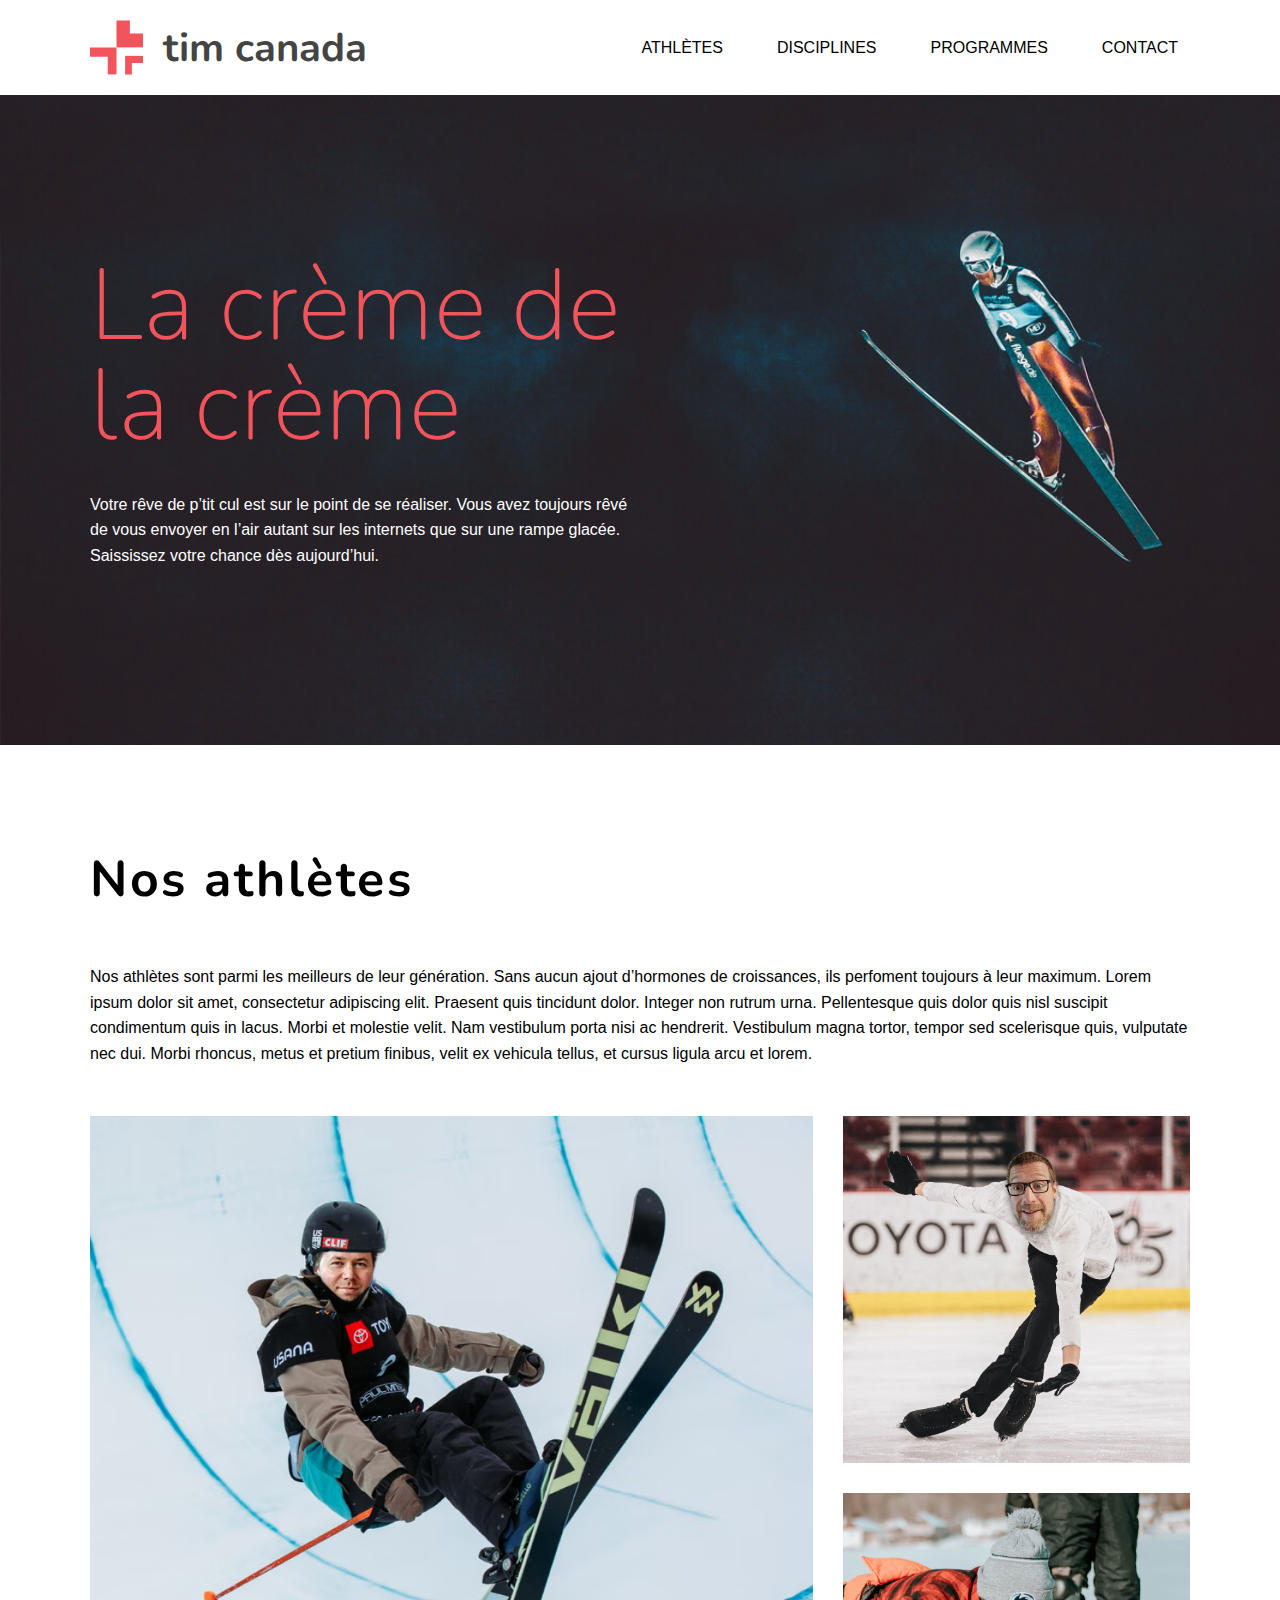
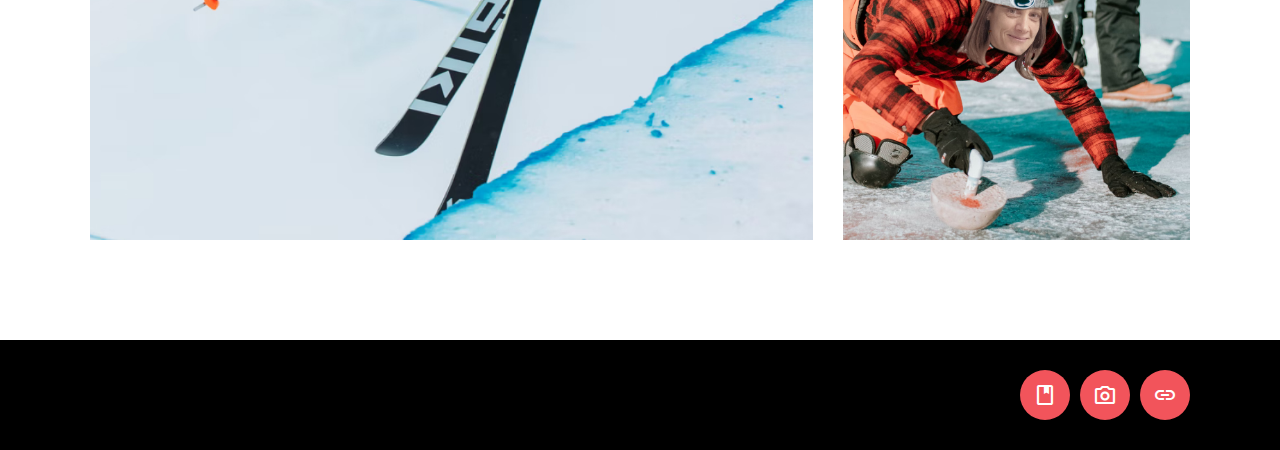
<file: index.html>
<!DOCTYPE html>
<html lang="fr">
<head>
    <meta charset="UTF-8">
    <title>tim canada</title>
    <link rel="stylesheet" href="css/normalize.css">

    <link rel="preconnect" href="https://fonts.googleapis.com">
    <link rel="preconnect" href="https://fonts.gstatic.com" crossorigin>
    <link href="https://fonts.googleapis.com/css2?family=Nunito:ital,wght@0,200..1000;1,200..1000&display=swap" rel="stylesheet">

    <link rel="stylesheet" href="https://fonts.googleapis.com/css2?family=Material+Symbols+Outlined:opsz,wght,FILL,GRAD@20..48,100..700,0..1,-50..200" />


    <link rel="stylesheet" href="css/styles.css">

</head>
<body>
<header>
    <div class="wrapper">
        <a href="index.html" class="logo">
            <img src="images/logo-tim-canada.png" alt="Logo de tim canada">
            tim canada
        </a>
        <nav class="menu">
            <ul>
                <li>
                    <a href="#">Athlètes</a>
                </li>
                <li>
                    <a href="#">Disciplines</a>
                </li>
                <li>
                    <a href="#">Programmes</a>
                </li>
                <li>
                    <a href="#">Contact</a>
                </li>
            </ul>
        </nav>
    </div>
</header>

<section class="hero">
    <div class="wrapper">
        
        <h1>La crème de la crème</h1>

        <div class="contenu">
            
            <p>Votre rêve de p’tit cul est sur le point de se réaliser. Vous avez toujours rêvé de vous envoyer en l’air autant
        sur les internets que sur une rampe glacée. Saississez votre chance dès aujourd’hui.</p>
    </div>
        </div>
    
    
</section>

<section class="athletes">
    <div class="wrapper">
        <h2>Nos athlètes</h2>
        <p>Nos athlètes sont parmi les meilleurs de leur génération. Sans aucun ajout d’hormones de croissances, ils perfoment toujours à leur maximum. Lorem ipsum dolor sit amet, consectetur adipiscing elit. Praesent quis tincidunt dolor. Integer non rutrum urna. Pellentesque quis dolor quis nisl suscipit condimentum quis in lacus. Morbi et molestie velit. Nam vestibulum porta nisi ac hendrerit. Vestibulum magna tortor, tempor sed scelerisque quis, vulputate nec dui. Morbi rhoncus, metus et pretium finibus, velit ex vehicula tellus, et cursus ligula arcu et lorem.</p>

        <div class="athletes-photos">
        <img class="athlete1" src="images/athlete1.jpg" alt="Champion de demi-lune en ski acrobatique">
        <img src="images/athlete2.jpg" alt="Champion de patinage artistique masculin">
        <img src="images/athlete3.jpg" alt="Championne de curling sur l'étang dans sa cours">
        </div>
    </div>
</section>
<footer>
    <div class="wrapper">
        <ul class="menu-social">
            <li><a href="#">
                <span class="material-symbols-outlined">
                    book
                </span>
            </a></li>
            <li><a href="#">
                <span class="material-symbols-outlined">
                    photo_camera
                </span>
            </a></li>
            <li><a href="#">
                <span class="material-symbols-outlined">
                    link
                </span>
            </a></li>
        </ul>
    </div>
</footer>
</body>
</html>
</file>
<file: css/styles.css>
/*----------------------------------------------------------------------------
    Reset
----------------------------------------------------------------------------*/
html {
    box-sizing: border-box;
}

*,
*:before,
*:after {
    box-sizing: inherit;
}

/*------------------------------------------------------------------------------
   Base
------------------------------------------------------------------------------*/

/* ===== Numéro 1 ===== */
body {
    font-family: 'PT Sans', sans-serif;
    font-weight: normal;
    font-size: 1,125rem;
    line-height: 160%;
}


/*------------------------------------------------------------------------------
   Mise en page
------------------------------------------------------------------------------*/

/* ===== Numéro 2 ===== */
.wrapper {
    max-width: 1100px;
    margin: 0 auto;
}


/*------------------------------------------------------------------------------
   Modules
------------------------------------------------------------------------------*/


/* ===== Numéro 3f ===== */

header {
   padding: 20px 0;
}

/* ===== Numéro 3a ===== */
header .wrapper {
    display: flex;
    align-items: center;
    justify-content: space-between;
}

/* ===== Numéro 3b ===== */
.logo {
    display: flex;
    align-items: center;
    gap: 20px;
    font: 700 2.5rem "Nunito", sans-serif;
    text-decoration: none;
    color: #444;
}

/* ===== Numéro 3c ===== */

.menu ul {
    margin: 0;

    padding: 0;

    list-style: none;

    display: flex;
    gap: 30px;
}


/* ===== Numéro 3d ===== */

.menu a {
    color: black;
    font: bold 0,875 'PT Sans', sans-serif;
    padding: 5px 10px;
    border: 2px solid transparent;


    /*pas de raccourcies*/
    text-transform: uppercase;
    text-decoration: none;
}


/* ===== Numéro 3e ===== */

.menu a:hover {
    border: 2px solid black;
}


/* ===== Numéro 4a ===== */

.hero {
    background: url(../images/hero.jpg) no-repeat center right/cover;
}


/* ===== Numéro 4b ===== */
.hero .wrapper {
    display: flex;
    height: 650px;
    flex-direction: column;
    justify-content: center;
}

/* ===== Numéro 4c ===== */
.hero .contenu {
    max-width: 50%;
    color: white;
}

/* ===== Numéro 4d ===== */

.hero h1 {
    max-width: 50%;
    font: 100 100px/100% "Nunito", sans-serif;
    margin: 0 0 20px 0;
    color: #F2545B;
}


/* ===== Numéro 5c ===== */

.athletes {
    padding: 6.25rem 0;
}


/* ===== Numéro 5a ===== */

.athletes h2 {
    font: bold 3.125rem "Nunito", sans-serif;

    margin: 0 0 3.125rem 0;

    letter-spacing: 0.05em;
}


/* ===== Numéro 5b ===== */

.athletes p {
    margin: 0 0 3.125rem 0;
}



/* ===== Numéro 5d ===== */
.athletes-photos {
    display: grid;
    grid-template-columns: 1fr 1fr 1fr;
    gap: 1.875rem;
}

/* ===== Numéro 5e ===== */
.athletes-photos img {
    max-width: 100%;
}

/* ===== Numéro 5f ===== */
.athlete1 {
    grid-column: span 2;
    grid-row: span 2;
}


/* ===== Numéro 6a ===== */
footer {
    background-color: black;
}

footer .wrapper {
    display: flex;
    align-items: center;
    justify-content: flex-end;
    padding: 1.875rem 0;
}

/* ===== Numéro 6b ===== */

.menu-social {
    margin: 0;

    padding: 0;

    list-style: none;

    display: flex;

    gap: 0.625rem;
}



/* ===== Numéro 6c ===== */

.menu-social a {
    display: flex;
    align-items: center;
    justify-content: center;
    font-size: 3rem;
    text-decoration: none;
    background-color: #F2545B;
    width: 50px;
    height: 50px;
    border-radius: 100%;
    color: white;
    
}

/* ===== Numéro 6d ===== */

.menu-social a:hover {
    background: gray;
}
</file>
